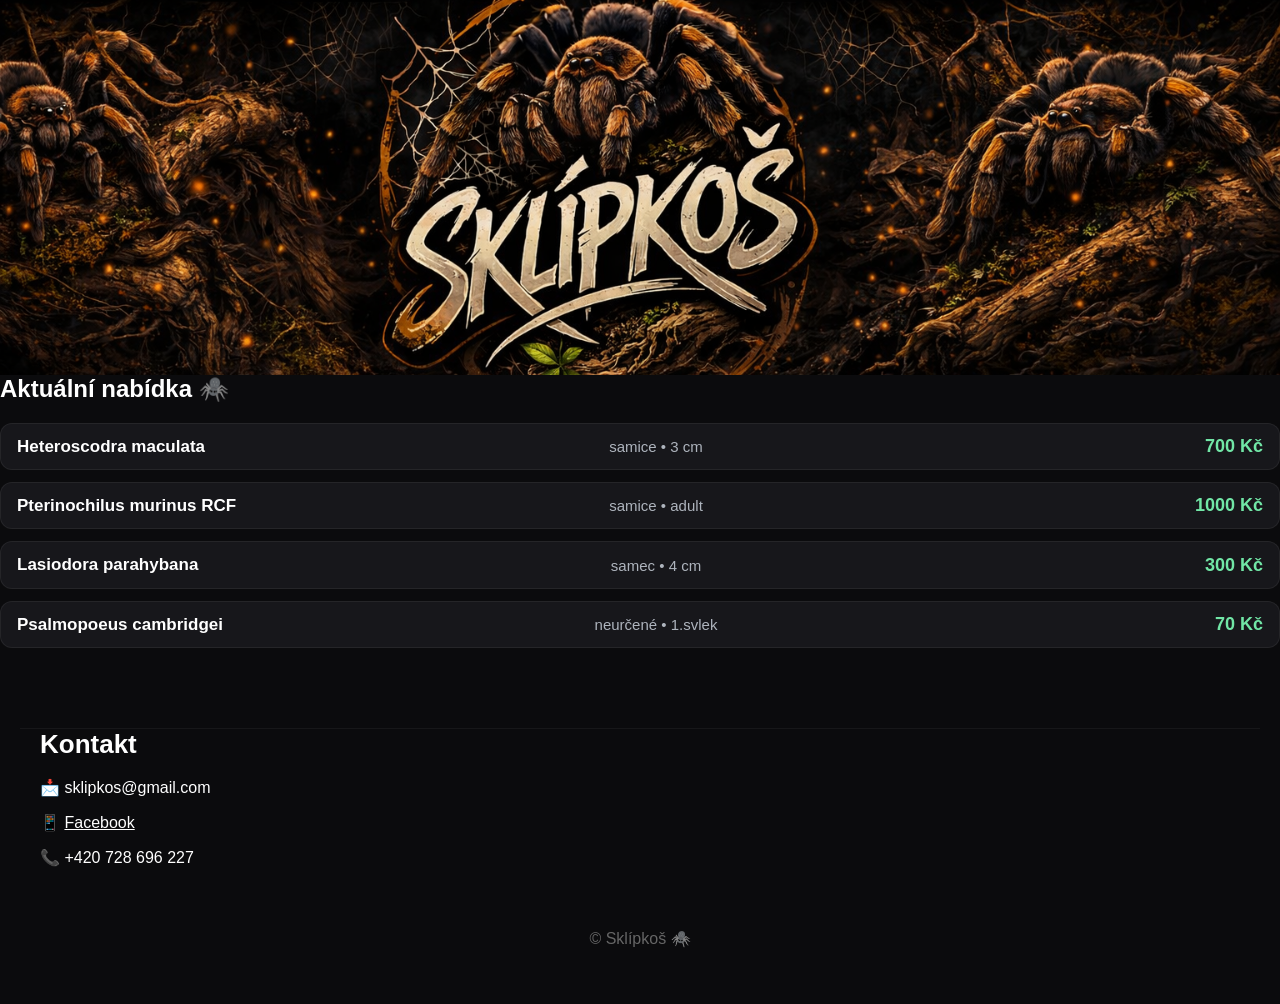
<file: index.html>
<!DOCTYPE html>
<html lang="cs">

<head>
<meta charset="UTF-8">
<title>Sklípkoš</title>
<link rel="stylesheet" href="style.css">
<link rel="icon" href="img/sklipkos-favicon.ico" type="image/x-icon">

<style>
/* Záhlaví přes celou šířku bez textu */
header {
  width: 100%;
  background: url('img/sklipkos-zahlavi.png') no-repeat center center;
  background-size: cover;       /* obrázek vyplní celou šířku */
  height: 375px;                /* výška záhlaví = 35% šířky obrazovky */
  max-height: 400px;            /* nepřekročí 400px na desktopu */
  min-height: 200px;            /* alespoň 200px na malých obrazovkách */
}

/* Pokud chceš, aby se celý obrázek vždy vešel, i když se okraje ořežou, můžeš zkusit místo cover: */
/*
background-size: contain;
background-repeat: no-repeat;
background-position: center;
*/
</style>

</head>

<body>

<header></header>

<section class="offer">
  <h2>Aktuální nabídka 🕷️</h2>
  <div id="spiderList"></div>
</section>



<section class="contact">
  <h2>Kontakt</h2>
  <p>📩 sklipkos@gmail.com</p>
  <p>📱 <a href="https://www.facebook.com/sustr.dominik/" target="_blank">Facebook</a></p>
  <p>📞 +420 728 696 227</p>
</section>

<footer>
  <p>© Sklípkoš 🕷️</p>
</footer>

<script>
container.innerHTML += `
<div class="spider">
  <img src="${spider.image}" class="thumb">
  <div>
    <a href="${spider.link}">${spider.name}</a>
    <div class="info">${spider.size}</div>
  </div>
  <div class="price">${spider.price}</div>
</div>
`
</script>
<script src="spiders.js"></script>

</body>
</html>
</file>
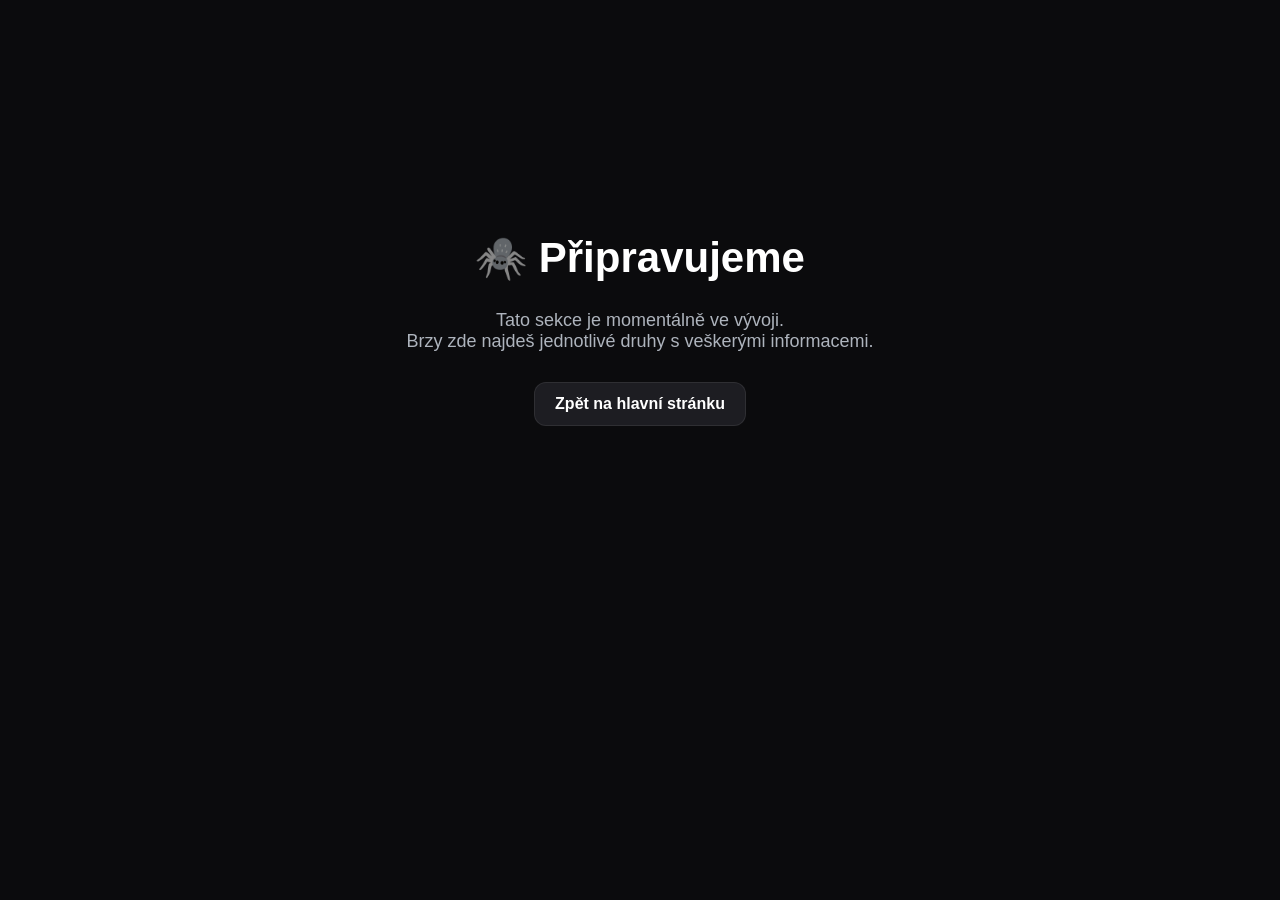
<file: coming-soon.html>
<!DOCTYPE html>
<html lang="cs">
<head>
<meta charset="UTF-8">
<title>Připravujeme</title>
<link rel="stylesheet" href="style.css">
<link rel="icon" href="img/sklipkos-favicon.ico" type="image/x-icon">

<style>
.comingSoon {
  min-height: 70vh;
  display: flex;
  flex-direction: column;
  justify-content: center;
  align-items: center;
  text-align: center;
}

.comingSoon h1 {
  font-size: 42px;
  margin-bottom: 10px;
}

.comingSoon p {
  font-size: 18px;
  color: #aeb4bd;
  margin-bottom: 30px;
}

.backBtn {
  display: inline-block;
  background: #1d1d22;
  border: 1px solid rgba(255,255,255,0.08);
  border-radius: 12px;
  padding: 12px 20px;
  text-decoration: none;
  color: #ffffff;
  font-weight: 600;
  transition: 0.2s;
}

.backBtn:hover {
  background: #25252b;
}
</style>

</head>
<body>

<div class="comingSoon">
  <h1>🕷️ Připravujeme</h1>
  <p>Tato sekce je momentálně ve vývoji.<br>Brzy zde najdeš jednotlivé druhy s veškerými informacemi.</p>

  <a href="index.html" class="backBtn">Zpět na hlavní stránku</a>
</div>

</body>
</html>
</file>
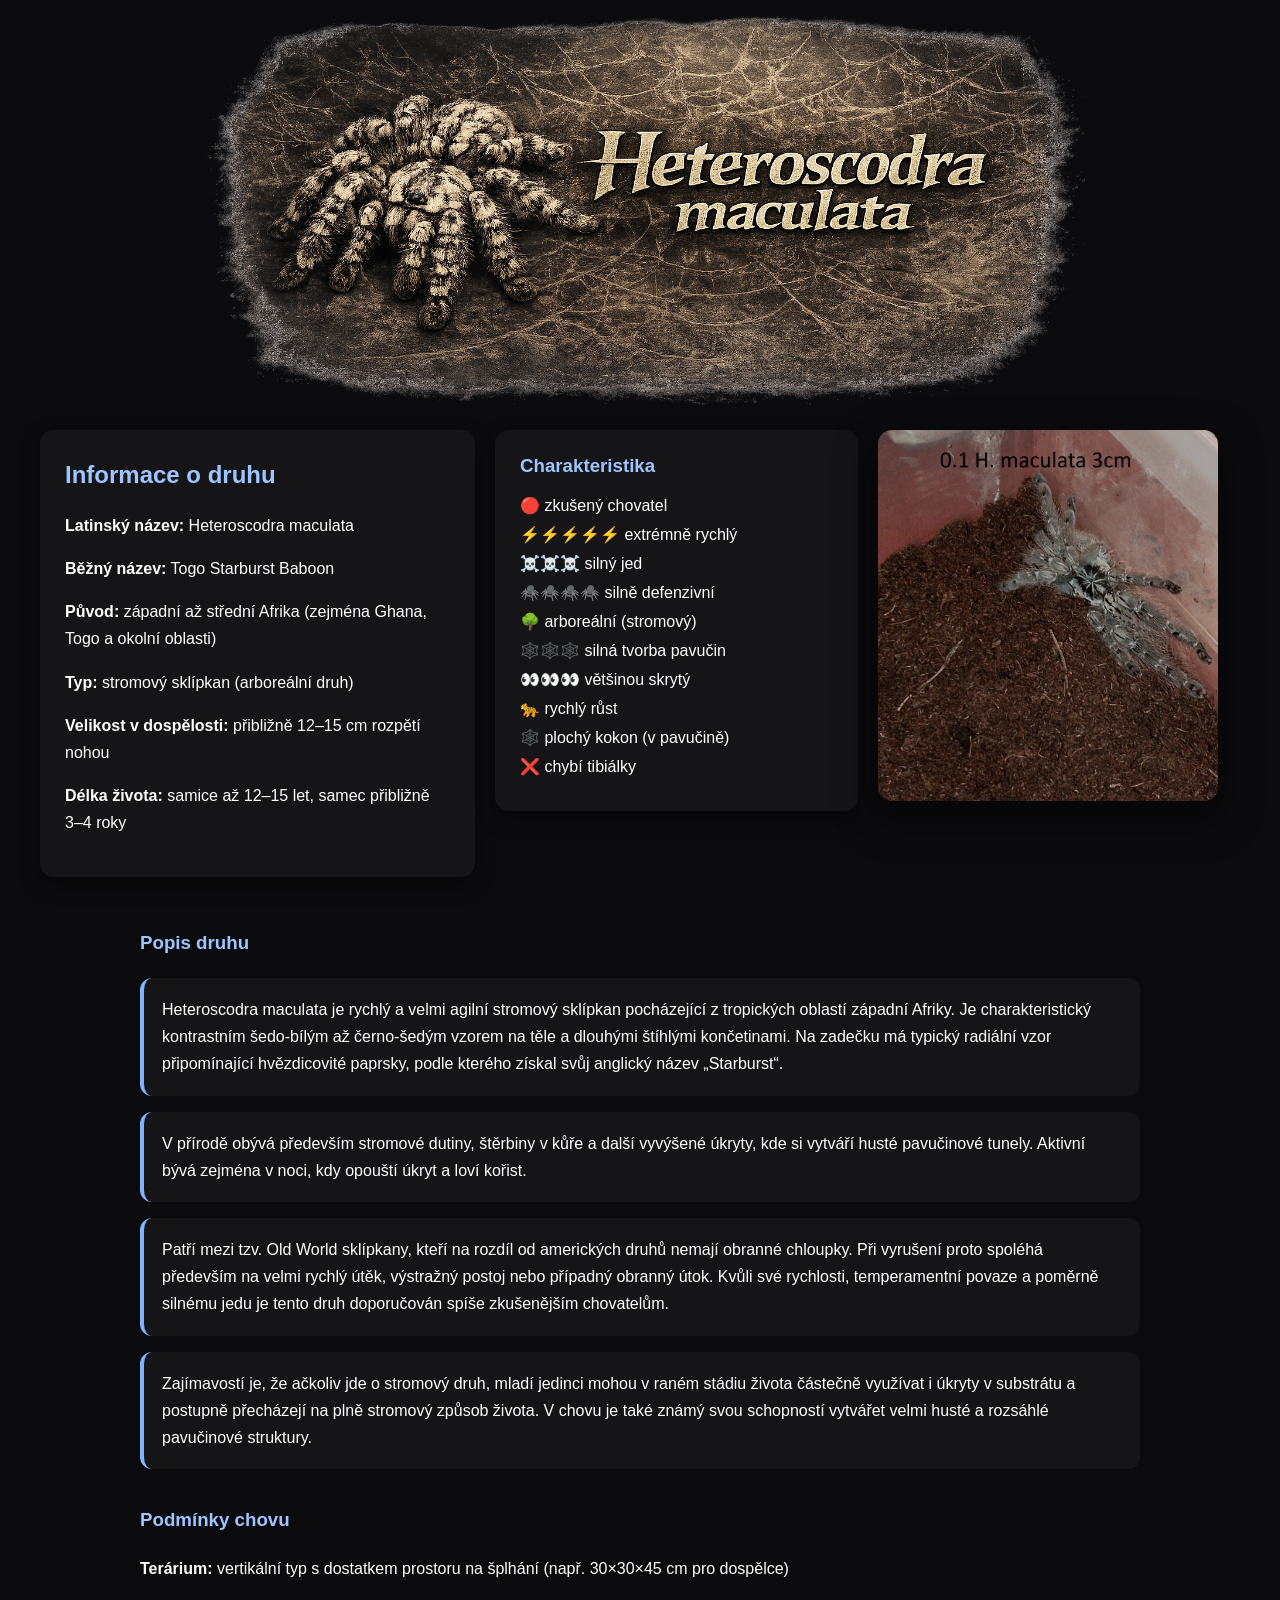
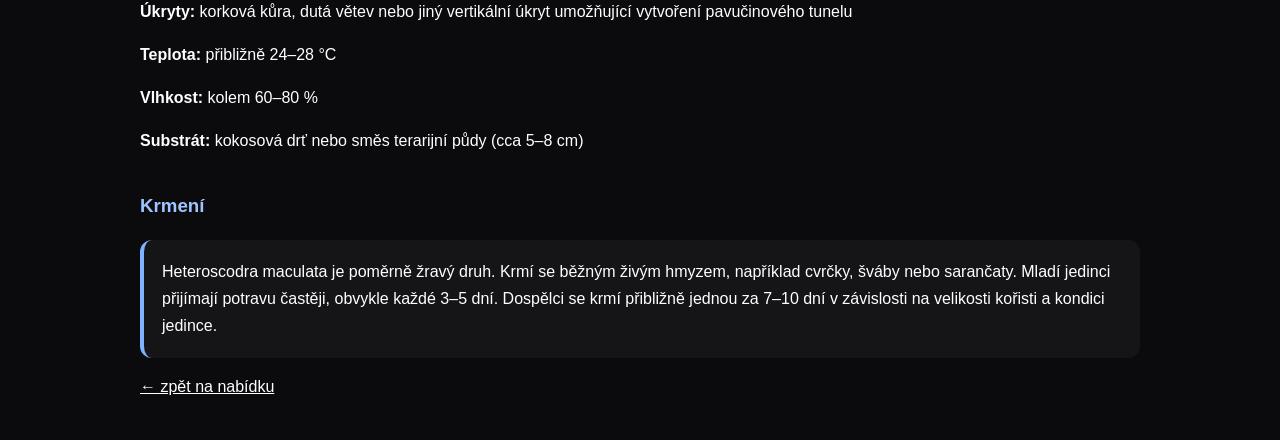
<file: species/heteroscodra-maculata.html>
<!DOCTYPE html>

<html lang="cs">

<head>

<meta charset="UTF-8">
<title>Heteroscodra maculata</title>

<link rel="stylesheet" href="../style.css">
<link rel="icon" href="../img/sklipkos-favicon.ico" type="image/x-icon">

</head>

<body>

<header>
  <h1 class="speciesHeader">
    <img src="../img/logos/h.maculata-logo4.png" alt="Heteroscodra maculata logo pravý">
  </h1>
</header>

<!-- HORNÍ 3 SLOUPCE -->

<section class="speciesDetailTop">

<!-- INFORMACE O DRUHU -->

<div class="speciesInfo">

<h2>Informace o druhu</h2>

<p><b>Latinský název:</b> Heteroscodra maculata</p>
<p><b>Běžný název:</b> Togo Starburst Baboon</p>
<p><b>Původ:</b> západní až střední Afrika (zejména Ghana, Togo a okolní oblasti)</p>
<p><b>Typ:</b> stromový sklípkan (arboreální druh)</p>
<p><b>Velikost v dospělosti:</b> přibližně 12–15 cm rozpětí nohou</p>
<p><b>Délka života:</b> samice až 12–15 let, samec přibližně 3–4 roky</p>

</div>

<!-- CHARAKTERISTIKA -->

<div class="characteristics">

<h3>Charakteristika</h3>

<div class="rating">
🔴 zkušený chovatel
<div class="tooltip">
<b>Náročnost</b><br>
🟢 začátečník<br>
🟡 středně pokročilý chovatel<br>
<span class="active">🔴 zkušený chovatel</span>
</div>
</div>

<div class="rating">
⚡⚡⚡⚡⚡ extrémně rychlý
<div class="tooltip">
<b>Rychlost</b><br>
⚡ pomalý<br>
⚡⚡ spíše pomalý<br>
⚡⚡⚡ středně rychlý<br>
⚡⚡⚡⚡ velmi rychlý<br>
<span class="active">⚡⚡⚡⚡⚡ extrémně rychlý</span>
</div>
</div>

<div class="rating">
☠️☠️☠️ silný jed
<div class="tooltip">
<b>Toxicita</b><br>
☠️ slabý jed<br>
☠️☠️ středně silný jed<br>
<span class="active">☠️☠️☠️ silný jed</span>
</div>
</div>

<div class="rating">
🕷️🕷️🕷️🕷️ silně defenzivní
<div class="tooltip">
<b>Temperament</b><br>
🕷️ klidný<br>
🕷️🕷️ spíše klidný<br>
🕷️🕷️🕷️ defenzivní<br>
<span class="active">🕷️🕷️🕷️🕷️ silně defenzivní</span>
</div>
</div>

<div class="rating">
🌳 arboreální (stromový)
<div class="tooltip">
<b>Typ života</b><br>
🌳 <span class="active">arboreální (stromový)</span><br>
🕳️ terestriální (pozemní)<br>
⛏️ fosoriální (hrabavý)
</div>
</div>

<div class="rating">
🕸️🕸️🕸️ silná tvorba pavučin
<div class="tooltip">
<b>Tvorba pavučin</b><br>
🕸️ slabá tvorba pavučin<br>
🕸️🕸️ střední tvorba pavučin<br>
<span class="active">🕸️🕸️🕸️ silná tvorba pavučin</span><br>
🕸️🕸️🕸️🕸️ velmi silná tvorba pavučin<br>
</div>
</div>

<div class="rating">
👀👀👀 většinou skrytý
<div class="tooltip">
<b>Viditelnost</b><br>
👀 často viditelný<br>
👀👀 občas viditelný<br>
<span class="active">👀👀👀 většinou skrytý</span>
</div>
</div>

<div class="rating">
🐆 rychlý růst
<div class="tooltip">
<b>Tempo růstu</b><br>
🐌 pomalý růst<br>
🐇 střední růst<br>
<span class="active">🐆 rychlý růst</span>
</div>
</div>

<div class="rating">
🕸️ plochý kokon (v pavučině)
<div class="tooltip">
<b>Typ kokonu</b><br>
⚪ kulovitý kokon<br>
<span class="active">🕸️ plochý kokon (v pavučině)</span>
</div>
</div>

<div class="rating">
❌ chybí tibiálky
<div class="tooltip">
<b>Tibiální háky (samec)</b><br>
✔️ přítomné tibiálky<br>
<span class="active">❌ chybí tibiálky</span>
</div>
</div>

</div>

<!-- OBRÁZEK s modálem -->
<img src="../img/spiders/heteroscodra-maculata.jpg" 
class="speciesPhoto" 
alt="Heteroscodra maculata"
onclick="openModal(this)">


</section>

<!-- SPODNÍ TEXT -->

<section class="speciesText">

<h3>Popis druhu</h3>

<p class="care">
Heteroscodra maculata je rychlý a velmi agilní stromový sklípkan pocházející z tropických oblastí západní Afriky. Je charakteristický kontrastním šedo-bílým až černo-šedým vzorem na těle a dlouhými štíhlými končetinami. Na zadečku má typický radiální vzor připomínající hvězdicovité paprsky, podle kterého získal svůj anglický název „Starburst“.
</p>

<p class="care">
V přírodě obývá především stromové dutiny, štěrbiny v kůře a další vyvýšené úkryty, kde si vytváří husté pavučinové tunely. Aktivní bývá zejména v noci, kdy opouští úkryt a loví kořist.
</p>

<p class="care">
Patří mezi tzv. Old World sklípkany, kteří na rozdíl od amerických druhů nemají obranné chloupky. Při vyrušení proto spoléhá především na velmi rychlý útěk, výstražný postoj nebo případný obranný útok. Kvůli své rychlosti, temperamentní povaze a poměrně silnému jedu je tento druh doporučován spíše zkušenějším chovatelům.
</p>

<p class="care">
Zajímavostí je, že ačkoliv jde o stromový druh, mladí jedinci mohou v raném stádiu života částečně využívat i úkryty v substrátu a postupně přecházejí na plně stromový způsob života. V chovu je také známý svou schopností vytvářet velmi husté a rozsáhlé pavučinové struktury.
</p>

<h3>Podmínky chovu</h3>

<p><b>Terárium:</b> vertikální typ s dostatkem prostoru na šplhání (např. 30×30×45 cm pro dospělce)</p>
<p><b>Úkryty:</b> korková kůra, dutá větev nebo jiný vertikální úkryt umožňující vytvoření pavučinového tunelu</p>
<p><b>Teplota:</b> přibližně 24–28 °C</p>
<p><b>Vlhkost:</b> kolem 60–80 %</p>
<p><b>Substrát:</b> kokosová drť nebo směs terarijní půdy (cca 5–8 cm)</p>

<h3>Krmení</h3>

<p class="care">
Heteroscodra maculata je poměrně žravý druh. Krmí se běžným živým hmyzem, například cvrčky, šváby nebo sarančaty.
Mladí jedinci přijímají potravu častěji, obvykle každé 3–5 dní. Dospělci se krmí přibližně jednou za 7–10 dní v závislosti na velikosti kořisti a kondici jedince.
</p>

<a href="../index.html">← zpět na nabídku</a>

</section>

<!-- MODAL -->
<div id="imgModal" class="modal">
  <span class="close" onclick="closeModal()">&times;</span>
  <img class="modal-content" id="modalImg">
  <div id="caption"></div>
</div>


<script>
// při načtení stránky zajistí, že modal je zavřený
window.onload = function() {
  var modal = document.getElementById("imgModal");
  modal.style.display = "none";
  modal.classList.remove('show');
};

function openModal(img) {
  var modal = document.getElementById("imgModal");
  var modalImg = document.getElementById("modalImg");

  modalImg.src = img.src;

  // zobraz modal
  modal.style.display = "flex";

  // malé zpoždění, aby se transition spustila
  setTimeout(() => {
    modal.classList.add('show');
  }, 10);
}

function closeModal() {
  var modal = document.getElementById("imgModal");

  // odstraníme třídu show → animace zpět
  modal.classList.remove('show');

  // po animaci skryjeme modal
  setTimeout(() => {
    modal.style.display = "none";
  }, 350); // odpovídá CSS transition
}

// zavření kliknutím mimo obrázek
var modal = document.getElementById("imgModal");
modal.addEventListener('click', function(e){
  if(e.target === modal) {
    closeModal();
  }
});

// zavření klávesou ESC
document.addEventListener('keydown', function(e){
  if(e.key === "Escape") {
    closeModal();
  }
});
</script>
</script>

</body>
</html>
</file>
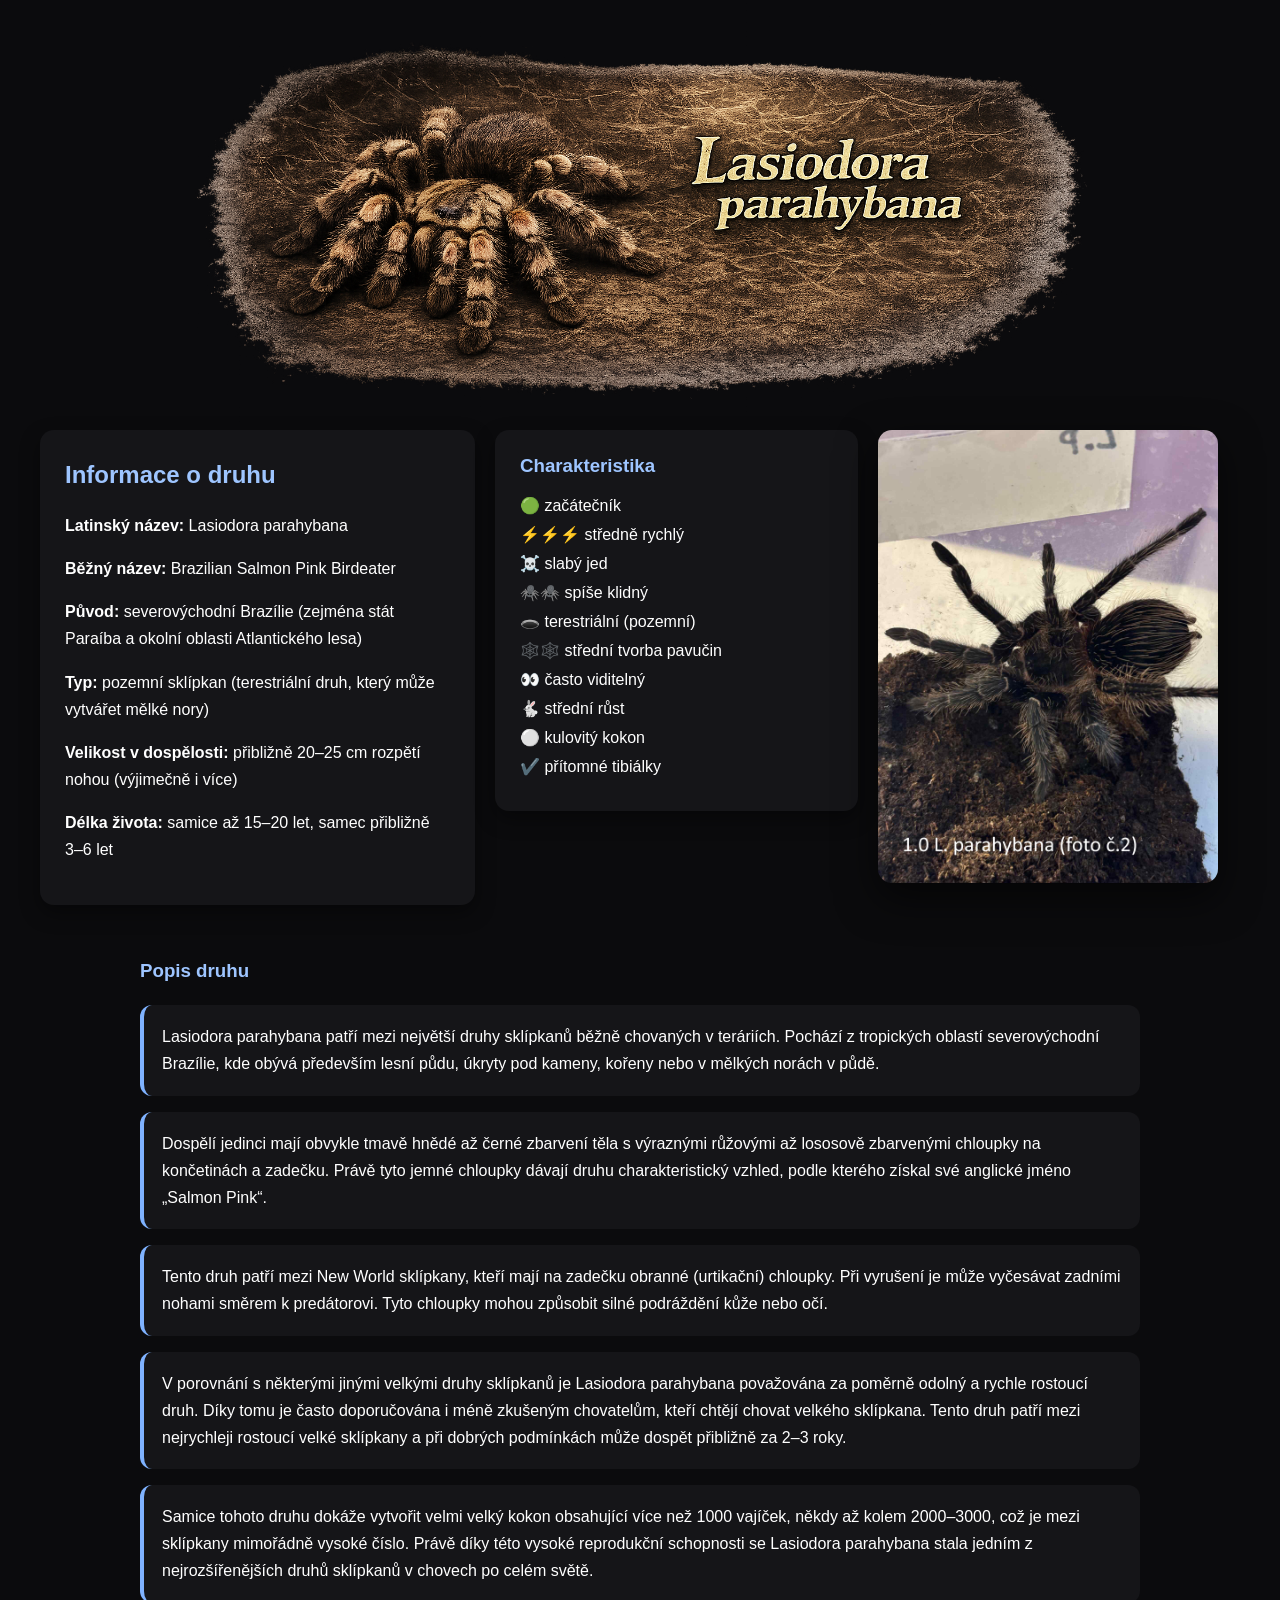
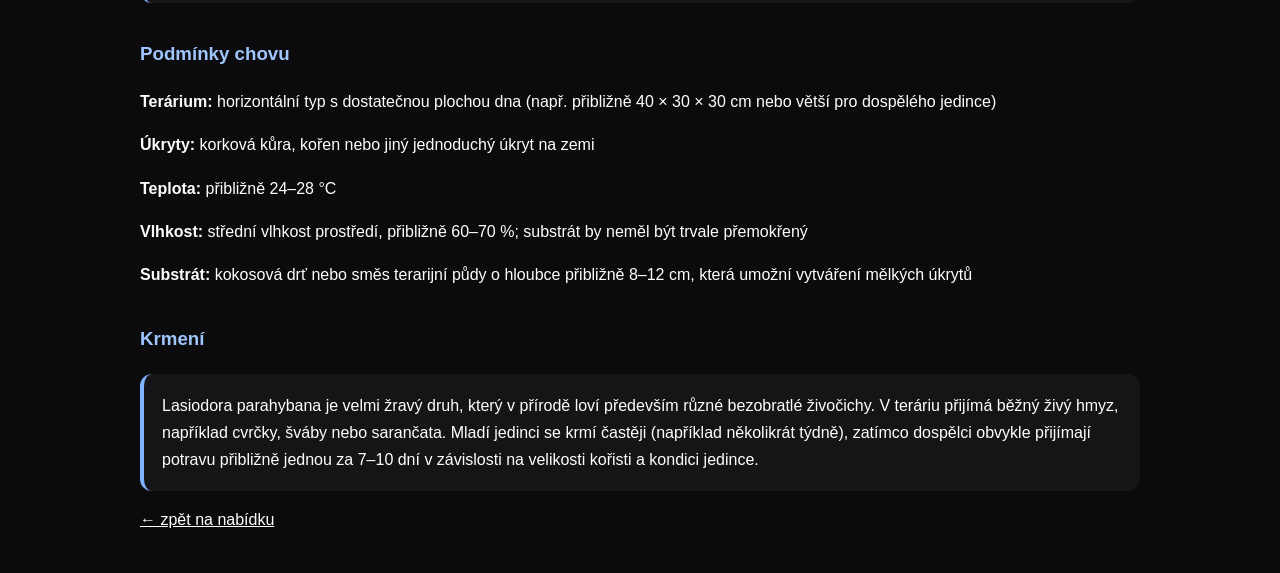
<file: species/lasiodora-parahybana.html>
<!DOCTYPE html>

<html lang="cs">

<head>

<meta charset="UTF-8">
<title>Lasiodora parahybana</title>

<link rel="stylesheet" href="../style.css">
<link rel="icon" href="../img/sklipkos-favicon.ico" type="image/x-icon">

</head>

<body>

<header>
  <h1 class="speciesHeader">
    <img src="../img/logos/l.parahybana-logo.png" alt="Heteroscodra maculata logo pravý">
  </h1>
</header>

<!-- HORNÍ 3 SLOUPCE -->

<section class="speciesDetailTop">

<!-- INFORMACE O DRUHU -->

<div class="speciesInfo">

<h2>Informace o druhu</h2>

<p><b>Latinský název:</b> Lasiodora parahybana</p>
<p><b>Běžný název:</b> Brazilian Salmon Pink Birdeater</p>
<p><b>Původ:</b> severovýchodní Brazílie (zejména stát Paraíba a okolní oblasti Atlantického lesa)</p>
<p><b>Typ:</b> pozemní sklípkan (terestriální druh, který může vytvářet mělké nory)</p>
<p><b>Velikost v dospělosti:</b> přibližně 20–25 cm rozpětí nohou (výjimečně i více)</p>
<p><b>Délka života:</b> samice až 15–20 let, samec přibližně 3–6 let</p>

</div>

<!-- CHARAKTERISTIKA -->

<div class="characteristics">

<h3>Charakteristika</h3>

<div class="rating">
🟢 začátečník
<div class="tooltip">
<b>Náročnost</b><br>
<span class="active">🟢 začátečník</span><br>
🟡 středně pokročilý chovatel<br>
🔴 zkušený chovatel
</div>
</div>

<div class="rating">
⚡⚡⚡ středně rychlý
<div class="tooltip">
<b>Rychlost</b><br>
⚡ pomalý<br>
⚡⚡ spíše pomalý<br>
<span class="active">⚡⚡⚡ středně rychlý</span><br>
⚡⚡⚡⚡ velmi rychlý<br>
⚡⚡⚡⚡⚡ extrémně rychlý
</div>
</div>

<div class="rating">
☠️ slabý jed
<div class="tooltip">
<b>Toxicita</b><br>
<span class="active">☠️ slabý jed</span><br>
☠️☠️ středně silný jed<br>
☠️☠️☠️ silný jed
</div>
</div>

<div class="rating">
🕷️🕷️ spíše klidný
<div class="tooltip">
<b>Temperament</b><br>
🕷️ klidný<br>
<span class="active">🕷️🕷️ spíše klidný</span><br>
🕷️🕷️🕷️ defenzivní<br>
🕷️🕷️🕷️🕷️ velmi obranný
</div>
</div>

<div class="rating">
🕳️ terestriální (pozemní)
<div class="tooltip">
<b>Typ života</b><br>
🌳 arboreální (stromový)<br>
<span class="active">🕳️ terestriální (pozemní)</span><br>
⛏️ fosoriální (hrabavý)
</div>
</div>

<div class="rating">
🕸️🕸️ střední tvorba pavučin
<div class="tooltip">
<b>Tvorba pavučin</b><br>
🕸️ slabá tvorba pavučin<br>
<span class="active">🕸️🕸️ střední tvorba pavučin</span><br>
🕸️🕸️🕸️ silná tvorba pavučin<br>
🕸️🕸️🕸️🕸️ velmi silná tvorba pavučin<br>
</div>
</div>

<div class="rating">
👀 často viditelný
<div class="tooltip">
<b>Viditelnost</b><br>
<span class="active">👀 často viditelný</span><br>
👀👀 občas viditelný<br>
👀👀👀 většinou skrytý
</div>
</div>

<div class="rating">
🐇 střední růst
<div class="tooltip">
<b>Tempo růstu</b><br>
🐌 pomalý růst<br>
<span class="active">🐇 střední růst<br></span>
🐆 rychlý růst<br>
</div>
</div>

<div class="rating">
⚪ kulovitý kokon
<div class="tooltip">
<b>Typ kokonu</b><br>
<span class="active">⚪ kulovitý kokon</span><br>
🕸️ plochý kokon (v pavučině)
</div>
</div>

<div class="rating">
✔️ přítomné tibiálky
<div class="tooltip">
<b>Tibiální háky (samec)</b><br>
<span class="active">✔️ přítomné tibiálky</span><br>
❌ chybí tibiálky
</div>
</div>

</div>

<!-- OBRÁZEK s modálem -->
<img src="../img/spiders/lasiodora-parahybana.jpg" 
class="speciesPhoto" 
alt="Heteroscodra maculata"
onclick="openModal(this)">


</section>

<!-- SPODNÍ TEXT -->

<section class="speciesText">

<h3>Popis druhu</h3>

<p class="care">
Lasiodora parahybana patří mezi největší druhy sklípkanů běžně chovaných v teráriích. Pochází z tropických oblastí severovýchodní Brazílie, kde obývá především lesní půdu, úkryty pod kameny, kořeny nebo v mělkých norách v půdě.
</p>

<p class="care">
Dospělí jedinci mají obvykle tmavě hnědé až černé zbarvení těla s výraznými růžovými až lososově zbarvenými chloupky na končetinách a zadečku. Právě tyto jemné chloupky dávají druhu charakteristický vzhled, podle kterého získal své anglické jméno „Salmon Pink“.
</p>

<p class="care">
Tento druh patří mezi New World sklípkany, kteří mají na zadečku obranné (urtikační) chloupky. Při vyrušení je může vyčesávat zadními nohami směrem k predátorovi. Tyto chloupky mohou způsobit silné podráždění kůže nebo očí.
</p>

<p class="care">
V porovnání s některými jinými velkými druhy sklípkanů je Lasiodora parahybana považována za poměrně odolný a rychle rostoucí druh. Díky tomu je často doporučována i méně zkušeným chovatelům, kteří chtějí chovat velkého sklípkana.
Tento druh patří mezi nejrychleji rostoucí velké sklípkany a při dobrých podmínkách může dospět přibližně za 2–3 roky.
</p>

<p class="care">
Samice tohoto druhu dokáže vytvořit velmi velký kokon obsahující více než 1000 vajíček, někdy až kolem 2000–3000, což je mezi sklípkany mimořádně vysoké číslo. Právě díky této vysoké reprodukční schopnosti se Lasiodora parahybana stala jedním z nejrozšířenějších druhů sklípkanů v chovech po celém světě.
</p>


<h3>Podmínky chovu</h3>

<p><b>Terárium:</b> horizontální typ s dostatečnou plochou dna (např. přibližně 40 × 30 × 30 cm nebo větší pro dospělého jedince)</p>
<p><b>Úkryty:</b> korková kůra, kořen nebo jiný jednoduchý úkryt na zemi</p>
<p><b>Teplota:</b> přibližně 24–28 °C</p>
<p><b>Vlhkost:</b> střední vlhkost prostředí, přibližně 60–70 %; substrát by neměl být trvale přemokřený</p>
<p><b>Substrát:</b> kokosová drť nebo směs terarijní půdy o hloubce přibližně 8–12 cm, která umožní vytváření mělkých úkrytů</p>

<h3>Krmení</h3>

<p class="care">
Lasiodora parahybana je velmi žravý druh, který v přírodě loví především různé bezobratlé živočichy. V teráriu přijímá běžný živý hmyz, například cvrčky, šváby nebo sarančata.
Mladí jedinci se krmí častěji (například několikrát týdně), zatímco dospělci obvykle přijímají potravu přibližně jednou za 7–10 dní v závislosti na velikosti kořisti a kondici jedince.
</p>

<a href="../index.html">← zpět na nabídku</a>

</section>

<!-- MODAL -->
<div id="imgModal" class="modal">
  <span class="close" onclick="closeModal()">&times;</span>
  <img class="modal-content" id="modalImg">
  <div id="caption"></div>
</div>


<script>
// při načtení stránky zajistí, že modal je zavřený
window.onload = function() {
  var modal = document.getElementById("imgModal");
  modal.style.display = "none";
  modal.classList.remove('show');
};

function openModal(img) {
  var modal = document.getElementById("imgModal");
  var modalImg = document.getElementById("modalImg");

  modalImg.src = img.src;

  // zobraz modal
  modal.style.display = "flex";

  // malé zpoždění, aby se transition spustila
  setTimeout(() => {
    modal.classList.add('show');
  }, 10);
}

function closeModal() {
  var modal = document.getElementById("imgModal");

  // odstraníme třídu show → animace zpět
  modal.classList.remove('show');

  // po animaci skryjeme modal
  setTimeout(() => {
    modal.style.display = "none";
  }, 350); // odpovídá CSS transition
}

// zavření kliknutím mimo obrázek
var modal = document.getElementById("imgModal");
modal.addEventListener('click', function(e){
  if(e.target === modal) {
    closeModal();
  }
});

// zavření klávesou ESC
document.addEventListener('keydown', function(e){
  if(e.key === "Escape") {
    closeModal();
  }
});
</script>
</script>

</body>
</html>
</file>
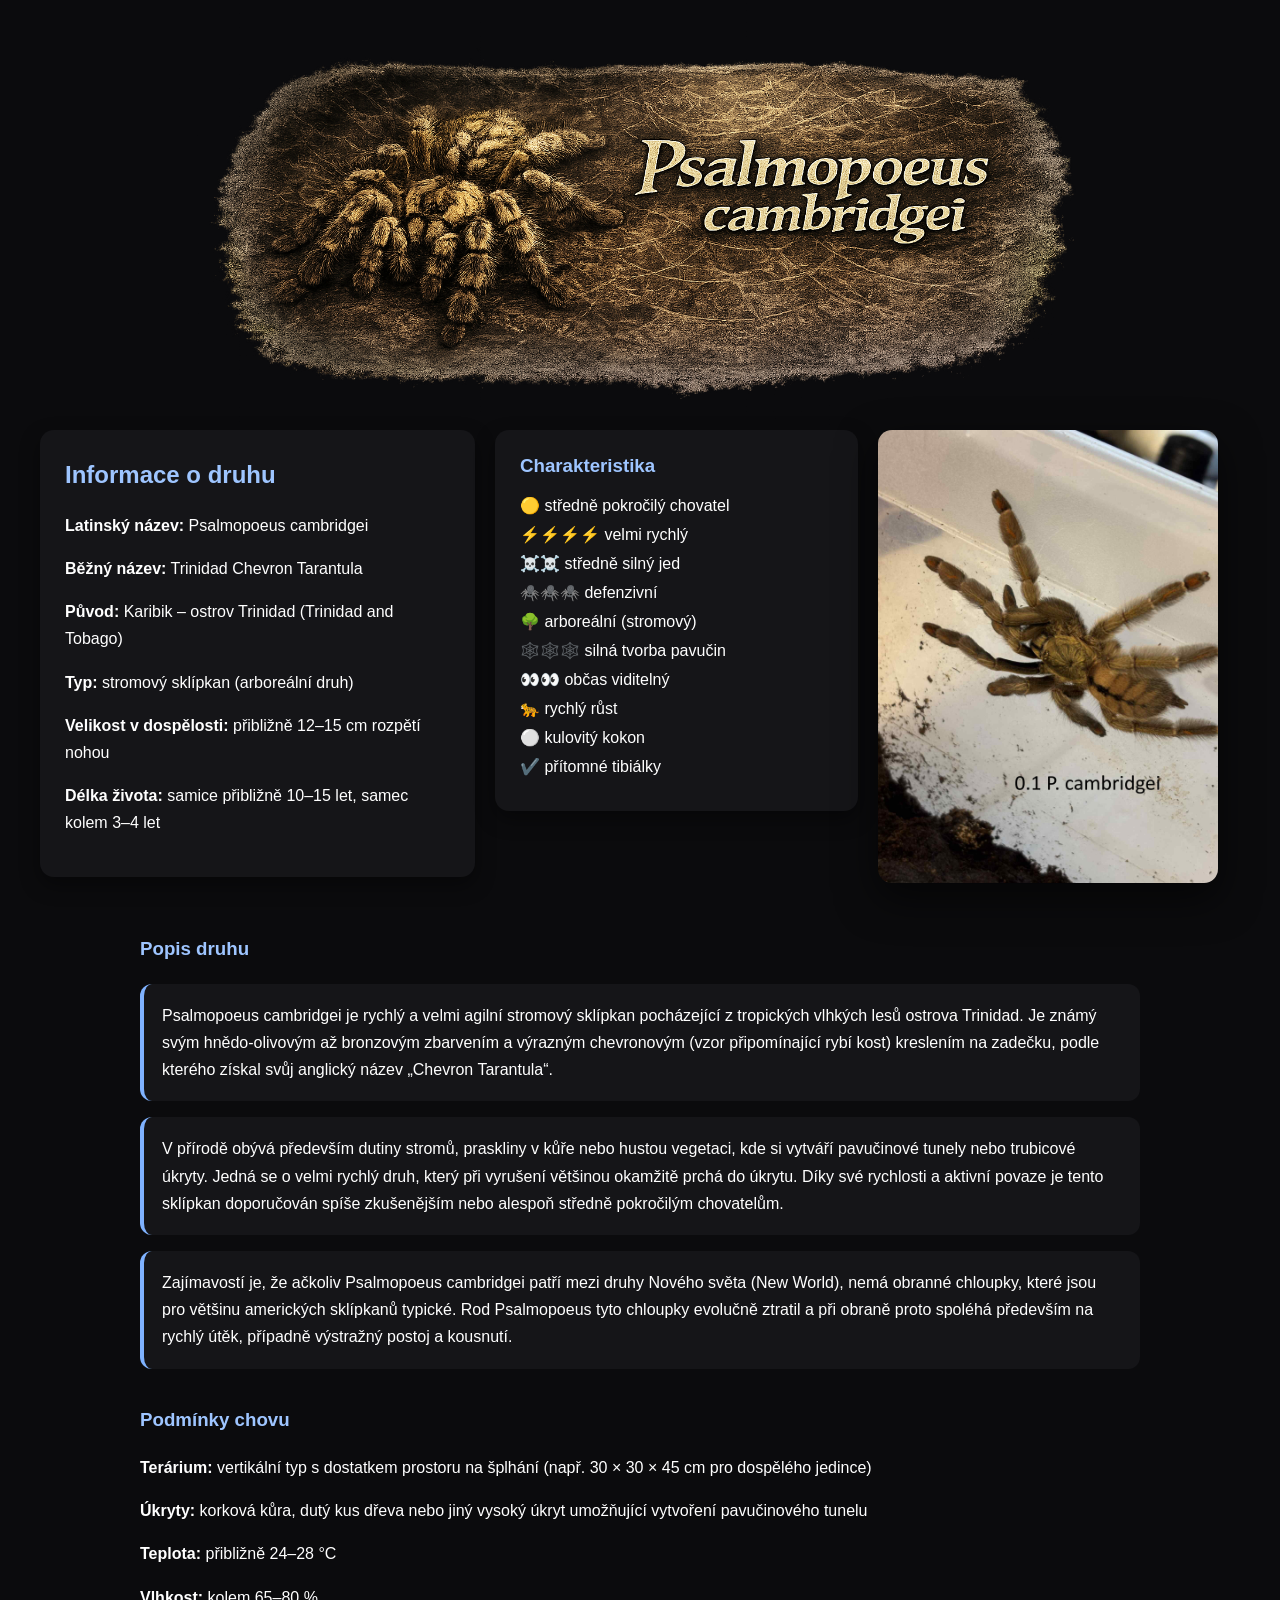
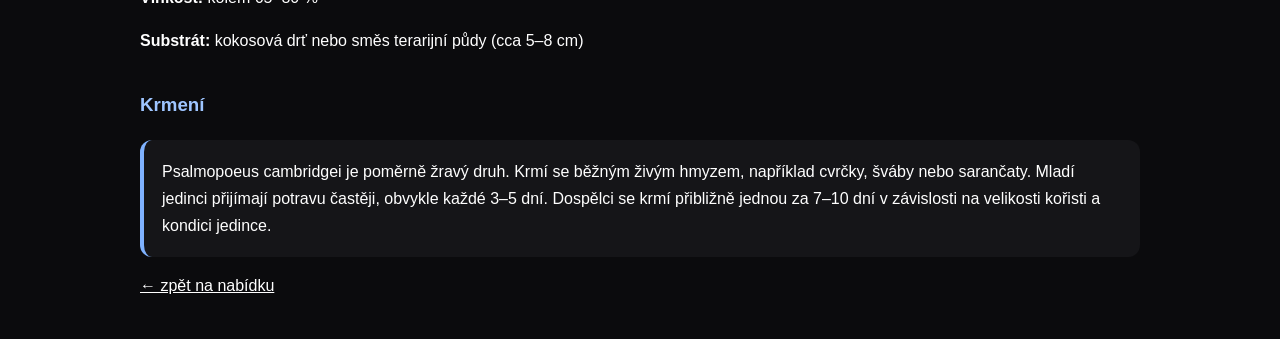
<file: species/psalmopoeus-cambridgei.html>
<!DOCTYPE html>

<html lang="cs">

<head>

<meta charset="UTF-8">
<title>Psalmopoeus cambridgei</title>

<link rel="stylesheet" href="../style.css">
<link rel="icon" href="../img/sklipkos-favicon.ico" type="image/x-icon">

</head>

<body>

<header>
  <h1 class="speciesHeader">
    <img src="../img/logos/p.cambridgei-logo.png" alt="Heteroscodra maculata logo pravý">
  </h1>
</header>

<!-- HORNÍ 3 SLOUPCE -->

<section class="speciesDetailTop">

<!-- INFORMACE O DRUHU -->

<div class="speciesInfo">

<h2>Informace o druhu</h2>

<p><b>Latinský název:</b> Psalmopoeus cambridgei</p>
<p><b>Běžný název:</b> Trinidad Chevron Tarantula</p>
<p><b>Původ:</b> Karibik – ostrov Trinidad (Trinidad and Tobago)</p>
<p><b>Typ:</b> stromový sklípkan (arboreální druh)</p>
<p><b>Velikost v dospělosti:</b> přibližně 12–15 cm rozpětí nohou</p>
<p><b>Délka života:</b> samice přibližně 10–15 let, samec kolem 3–4 let</p>

</div>

<!-- CHARAKTERISTIKA -->

<div class="characteristics">

<h3>Charakteristika</h3>

<div class="rating">
🟡 středně pokročilý chovatel
<div class="tooltip">
<b>Náročnost</b><br>
🟢 začátečník<br>
<span class="active">🟡 středně pokročilý chovatel</span><br>
🔴 zkušený chovatel
</div>
</div>

<div class="rating">
⚡⚡⚡⚡ velmi rychlý
<div class="tooltip">
<b>Rychlost</b><br>
⚡ pomalý<br>
⚡⚡ spíše pomalý<br>
⚡⚡⚡ středně rychlý<br>
<span class="active">⚡⚡⚡⚡ velmi rychlý</span><br>
⚡⚡⚡⚡⚡ extrémně rychlý
</div>
</div>

<div class="rating">
☠️☠️ středně silný jed
<div class="tooltip">
<b>Toxicita</b><br>
☠️ slabý jed<br>
<span class="active">☠️☠️ středně silný jed</span><br>
☠️☠️☠️ silný jed
</div>
</div>

<div class="rating">
🕷️🕷️🕷️ defenzivní
<div class="tooltip">
<b>Temperament</b><br>
🕷️ klidný<br>
🕷️🕷️ spíše klidný<br>
<span class="active">🕷️🕷️🕷️ defenzivní</span><br>
🕷️🕷️🕷️🕷️ velmi obranný
</div>
</div>

<div class="rating">
🌳 arboreální (stromový)
<div class="tooltip">
<b>Typ života</b><br>
<span class="active">🌳 arboreální (stromový)</span><br>
🕳️ terestriální (pozemní)<br>
⛏️ fosoriální (hrabavý)
</div>
</div>

<div class="rating">
🕸️🕸️🕸️ silná tvorba pavučin
<div class="tooltip">
<b>Tvorba pavučin</b><br>
🕸️ slabá tvorba pavučin<br>
🕸️🕸️ střední tvorba pavučin<br>
<span class="active">🕸️🕸️🕸️ silná tvorba pavučin</span><br>
🕸️🕸️🕸️🕸️ velmi silná tvorba pavučin<br>
</div>
</div>

<div class="rating">
👀👀 občas viditelný
<div class="tooltip">
<b>Viditelnost</b><br>
👀 často viditelný<br>
<span class="active">👀👀 občas viditelný</span><br>
👀👀👀 většinou skrytý
</div>
</div>

<div class="rating">
🐆 rychlý růst
<div class="tooltip">
<b>Tempo růstu</b><br>
🐌 pomalý růst<br>
🐇 střední růst<br>
<span class="active">🐆 rychlý růst</span>
</div>
</div>

<div class="rating">
⚪ kulovitý kokon
<div class="tooltip">
<b>Typ kokonu</b><br>
<span class="active">⚪ kulovitý kokon</span><br>
🕸️ plochý kokon (v pavučině)<br>
</div>
</div>

<div class="rating">
✔️ přítomné tibiálky
<div class="tooltip">
<b>Tibiální háky (samec)</b><br>
<span class="active">✔️ přítomné tibiálky</span><br>
❌ chybí tibiálky
</div>
</div>

</div>

<!-- OBRÁZEK s modálem -->
<img src="../img/spiders/psalmopoeus-cambridgei.jpg" 
class="speciesPhoto" 
alt="Heteroscodra maculata"
onclick="openModal(this)">


</section>

<!-- SPODNÍ TEXT -->

<section class="speciesText">

<h3>Popis druhu</h3>

<p class="care">
Psalmopoeus cambridgei je rychlý a velmi agilní stromový sklípkan pocházející z tropických vlhkých lesů ostrova Trinidad. Je známý svým hnědo-olivovým až bronzovým zbarvením a výrazným chevronovým (vzor připomínající rybí kost) kreslením na zadečku, podle kterého získal svůj anglický název „Chevron Tarantula“.
</p>

<p class="care">
V přírodě obývá především dutiny stromů, praskliny v kůře nebo hustou vegetaci, kde si vytváří pavučinové tunely nebo trubicové úkryty. Jedná se o velmi rychlý druh, který při vyrušení většinou okamžitě prchá do úkrytu. Díky své rychlosti a aktivní povaze je tento sklípkan doporučován spíše zkušenějším nebo alespoň středně pokročilým chovatelům.
</p>

<p class="care">
Zajímavostí je, že ačkoliv Psalmopoeus cambridgei patří mezi druhy Nového světa (New World), nemá obranné chloupky, které jsou pro většinu amerických sklípkanů typické. Rod Psalmopoeus tyto chloupky evolučně ztratil a při obraně proto spoléhá především na rychlý útěk, případně výstražný postoj a kousnutí.
</p>

<h3>Podmínky chovu</h3>

<p><b>Terárium:</b> vertikální typ s dostatkem prostoru na šplhání (např. 30 × 30 × 45 cm pro dospělého jedince)</p>
<p><b>Úkryty:</b> korková kůra, dutý kus dřeva nebo jiný vysoký úkryt umožňující vytvoření pavučinového tunelu</p>
<p><b>Teplota:</b> přibližně 24–28 °C</p>
<p><b>Vlhkost:</b> kolem 65–80 %</p>
<p><b>Substrát:</b> kokosová drť nebo směs terarijní půdy (cca 5–8 cm)</p>

<h3>Krmení</h3>

<p class="care">
Psalmopoeus cambridgei je poměrně žravý druh. Krmí se běžným živým hmyzem, například cvrčky, šváby nebo sarančaty.
Mladí jedinci přijímají potravu častěji, obvykle každé 3–5 dní. Dospělci se krmí přibližně jednou za 7–10 dní v závislosti na velikosti kořisti a kondici jedince.
</p>

<a href="../index.html">← zpět na nabídku</a>

</section>

<!-- MODAL -->
<div id="imgModal" class="modal">
  <span class="close" onclick="closeModal()">&times;</span>
  <img class="modal-content" id="modalImg">
  <div id="caption"></div>
</div>


<script>
// při načtení stránky zajistí, že modal je zavřený
window.onload = function() {
  var modal = document.getElementById("imgModal");
  modal.style.display = "none";
  modal.classList.remove('show');
};

function openModal(img) {
  var modal = document.getElementById("imgModal");
  var modalImg = document.getElementById("modalImg");

  modalImg.src = img.src;

  // zobraz modal
  modal.style.display = "flex";

  // malé zpoždění, aby se transition spustila
  setTimeout(() => {
    modal.classList.add('show');
  }, 10);
}

function closeModal() {
  var modal = document.getElementById("imgModal");

  // odstraníme třídu show → animace zpět
  modal.classList.remove('show');

  // po animaci skryjeme modal
  setTimeout(() => {
    modal.style.display = "none";
  }, 350); // odpovídá CSS transition
}

// zavření kliknutím mimo obrázek
var modal = document.getElementById("imgModal");
modal.addEventListener('click', function(e){
  if(e.target === modal) {
    closeModal();
  }
});

// zavření klávesou ESC
document.addEventListener('keydown', function(e){
  if(e.key === "Escape") {
    closeModal();
  }
});
</script>
</script>

</body>
</html>
</file>
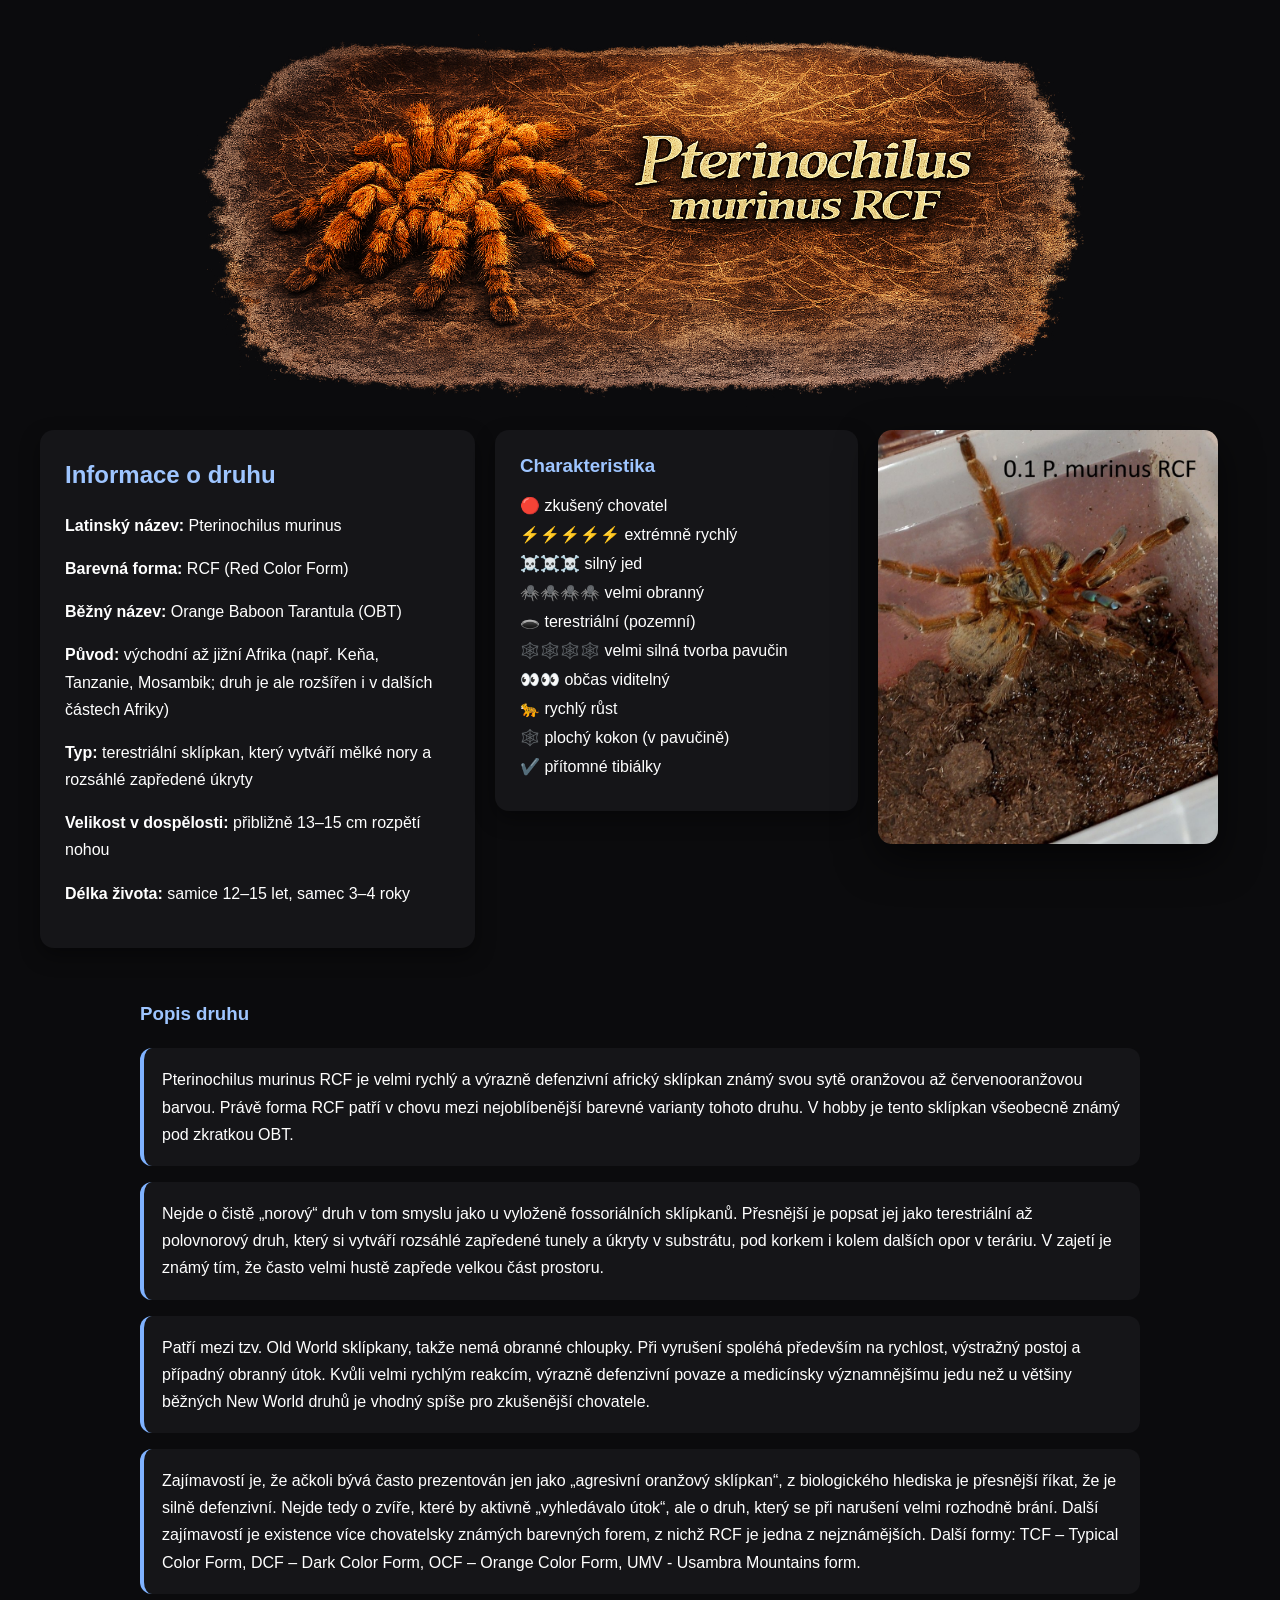
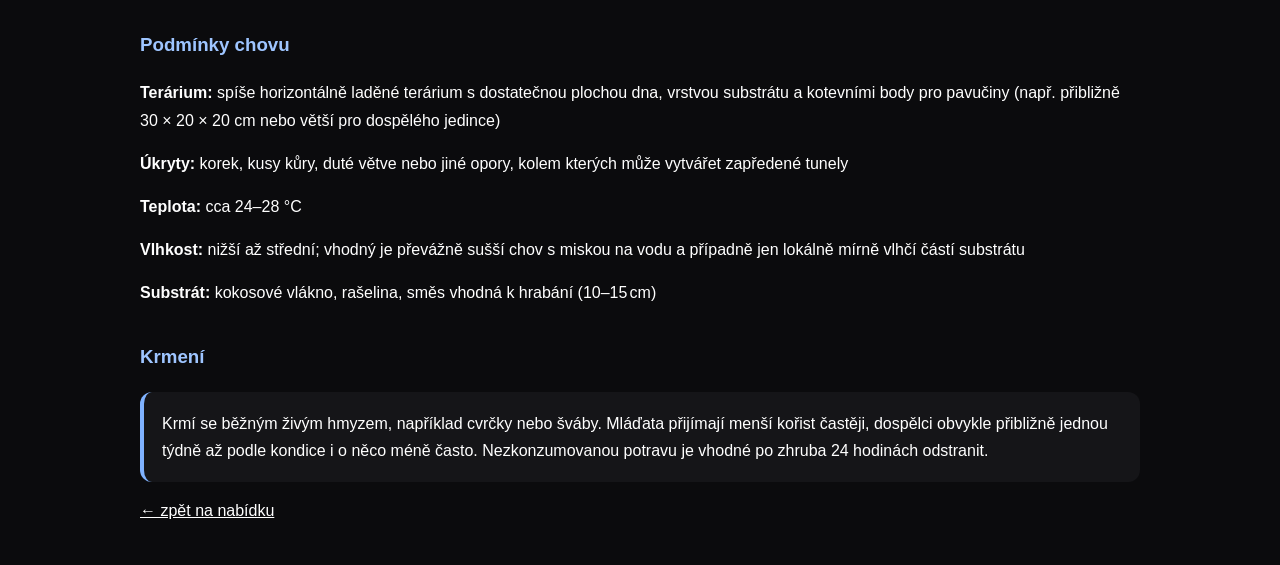
<file: species/pterinochilus-murinus-rcf.html>
<!DOCTYPE html>

<html lang="cs">

<head>

<meta charset="UTF-8">
<title>Pterinochilus murinus RCF</title>

<link rel="stylesheet" href="../style.css">
<link rel="icon" href="../img/sklipkos-favicon.ico" type="image/x-icon">

</head>

<body>

<header>
  <h1 class="speciesHeader">
    <img src="../img/logos/p.murinus.rcf-logo.png" alt="Heteroscodra maculata logo levý">
  </h1>
</header>

<!-- HORNÍ 3 SLOUPCE -->

<section class="speciesDetailTop">

<!-- INFORMACE O DRUHU -->

<div class="speciesInfo">

<h2>Informace o druhu</h2>

<p><b>Latinský název:</b> Pterinochilus murinus</p>
<p><b>Barevná forma:</b> RCF (Red Color Form)</p>
<p><b>Běžný název:</b> Orange Baboon Tarantula (OBT)</p>
<p><b>Původ:</b> východní až jižní Afrika (např. Keňa, Tanzanie, Mosambik; druh je ale rozšířen i v dalších částech Afriky)</p>
<p><b>Typ:</b> terestriální sklípkan, který vytváří mělké nory a rozsáhlé zapředené úkryty</p>
<p><b>Velikost v dospělosti:</b> přibližně 13–15 cm rozpětí nohou</p>
<p><b>Délka života:</b> samice 12–15 let, samec 3–4 roky</p>

</div>

<!-- CHARAKTERISTIKA -->

<div class="characteristics">

<h3>Charakteristika</h3>

<div class="rating">
🔴 zkušený chovatel
<div class="tooltip">
<b>Náročnost</b><br>
🟢 začátečník<br>
🟡 středně pokročilý chovatel<br>
<span class="active">🔴 zkušený chovatel</span>
</div>
</div>

<div class="rating">
⚡⚡⚡⚡⚡ extrémně rychlý
<div class="tooltip">
<b>Rychlost</b><br>
⚡ pomalý<br>
⚡⚡ spíše pomalý<br>
⚡⚡⚡ středně rychlý<br>
⚡⚡⚡⚡ velmi rychlý<br>
<span class="active">⚡⚡⚡⚡⚡ extrémně rychlý</span>
</div>
</div>

<div class="rating">
☠️☠️☠️ silný jed
<div class="tooltip">
<b>Toxicita</b><br>
☠️ slabý jed<br>
☠️☠️ středně silný jed<br>
<span class="active">☠️☠️☠️ silný jed</span>
</div>
</div>

<div class="rating">
🕷️🕷️🕷️🕷️ velmi obranný
<div class="tooltip">
<b>Temperament</b><br>
🕷️ klidný<br>
🕷️🕷️ spíše klidný<br>
🕷️🕷️🕷️ defenzivní<br>
<span class="active">🕷️🕷️🕷️🕷️ velmi obranný</span>
</div>
</div>

<div class="rating">
🕳️ terestriální (pozemní)
<div class="tooltip">
<b>Typ života</b><br>
🌳 arboreální (stromový)<br>
<span class="active">🕳️ terestriální (pozemní)</span><br>
⛏️ fosoriální (hrabavý)
</div>
</div>

<div class="rating">
🕸️🕸️🕸️🕸️ velmi silná tvorba pavučin
<div class="tooltip">
<b>Tvorba pavučin</b><br>
🕸️ slabá tvorba pavučin<br>
🕸️🕸️ střední tvorba pavučin<br>
🕸️🕸️🕸️ silná tvorba pavučin<br>
<span class="active">🕸️🕸️🕸️🕸️ velmi silná tvorba pavučin</span>
</div>
</div>

<div class="rating">
👀👀 občas viditelný
<div class="tooltip">
<b>Viditelnost</b><br>
👀 často viditelný<br>
<span class="active">👀👀 občas viditelný</span><br>
👀👀👀 většinou skrytý
</div>
</div>

<div class="rating">
🐆 rychlý růst
<div class="tooltip">
<b>Tempo růstu</b><br>
🐌 pomalý růst<br>
🐇 střední růst<br>
<span class="active">🐆 rychlý růst</span>
</div>
</div>

<div class="rating">
🕸️ plochý kokon (v pavučině)
<div class="tooltip">
<b>Typ kokonu</b><br>
⚪ kulovitý kokon<br>
<span class="active">🕸️ plochý kokon (v pavučině)</span>
</div>
</div>

<div class="rating">
✔️ přítomné tibiálky
<div class="tooltip">
<b>Tibiální háky (samec)</b><br>
<span class="active">✔️ přítomné tibiálky</span><br>
❌ chybí tibiálky
</div>
</div>

</div>

<!-- OBRÁZEK s modálem -->
<img src="../img/spiders/pterinochilus-murinus-rcf.jpg" 
class="speciesPhoto" 
alt="Pterinochilus murinus RCF"
onclick="openModal(this)">


</section>

<!-- SPODNÍ TEXT -->

<section class="speciesText">

<h3>Popis druhu</h3>

<p class="care">
Pterinochilus murinus RCF je velmi rychlý a výrazně defenzivní africký sklípkan známý svou sytě oranžovou až červenooranžovou barvou. Právě forma RCF patří v chovu mezi nejoblíbenější barevné varianty tohoto druhu. V hobby je tento sklípkan všeobecně známý pod zkratkou OBT.
</p>

<p class="care">
Nejde o čistě „norový“ druh v tom smyslu jako u vyloženě fossoriálních sklípkanů. Přesnější je popsat jej jako terestriální až polovnorový druh, který si vytváří rozsáhlé zapředené tunely a úkryty v substrátu, pod korkem i kolem dalších opor v teráriu. V zajetí je známý tím, že často velmi hustě zapřede velkou část prostoru.
</p>

<p class="care">
Patří mezi tzv. Old World sklípkany, takže nemá obranné chloupky. Při vyrušení spoléhá především na rychlost, výstražný postoj a případný obranný útok. Kvůli velmi rychlým reakcím, výrazně defenzivní povaze a medicínsky významnějšímu jedu než u většiny běžných New World druhů je vhodný spíše pro zkušenější chovatele.
</p>

<p class="care">
Zajímavostí je, že ačkoli bývá často prezentován jen jako „agresivní oranžový sklípkan“, z biologického hlediska je přesnější říkat, že je silně defenzivní. Nejde tedy o zvíře, které by aktivně „vyhledávalo útok“, ale o druh, který se při narušení velmi rozhodně brání. Další zajímavostí je existence více chovatelsky známých barevných forem, z nichž RCF je jedna z nejznámějších. Další formy: TCF – Typical Color Form, DCF – Dark Color Form, OCF – Orange Color Form, UMV - Usambra Mountains form.
</p>

<h3>Podmínky chovu</h3>

<p><b>Terárium:</b> spíše horizontálně laděné terárium s dostatečnou plochou dna, vrstvou substrátu a kotevními body pro pavučiny (např. přibližně 30 × 20 × 20 cm nebo větší pro dospělého jedince)</p>
<p><b>Úkryty:</b> korek, kusy kůry, duté větve nebo jiné opory, kolem kterých může vytvářet zapředené tunely </p>
<p><b>Teplota:</b> cca 24–28 °C</p>
<p><b>Vlhkost:</b> nižší až střední; vhodný je převážně sušší chov s miskou na vodu a případně jen lokálně mírně vlhčí částí substrátu</p>
<p><b>Substrát:</b> kokosové vlákno, rašelina, směs vhodná k hrabání (10–15 cm)</p>

<h3>Krmení</h3>

<p class="care">
Krmí se běžným živým hmyzem, například cvrčky nebo šváby. Mláďata přijímají menší kořist častěji, dospělci obvykle přibližně jednou týdně až podle kondice i o něco méně často. Nezkonzumovanou potravu je vhodné po zhruba 24 hodinách odstranit.
</p>

<a href="../index.html">← zpět na nabídku</a>

</section>

<!-- MODAL -->
<div id="imgModal" class="modal">
  <span class="close" onclick="closeModal()">&times;</span>
  <img class="modal-content" id="modalImg">
  <div id="caption"></div>
</div>


<script>
// při načtení stránky zajistí, že modal je zavřený
window.onload = function() {
  var modal = document.getElementById("imgModal");
  modal.style.display = "none";
  modal.classList.remove('show');
};

function openModal(img) {
  var modal = document.getElementById("imgModal");
  var modalImg = document.getElementById("modalImg");

  modalImg.src = img.src;

  // zobraz modal
  modal.style.display = "flex";

  // malé zpoždění, aby se transition spustila
  setTimeout(() => {
    modal.classList.add('show');
  }, 10);
}

function closeModal() {
  var modal = document.getElementById("imgModal");

  // odstraníme třídu show → animace zpět
  modal.classList.remove('show');

  // po animaci skryjeme modal
  setTimeout(() => {
    modal.style.display = "none";
  }, 350); // odpovídá CSS transition
}

// zavření kliknutím mimo obrázek
var modal = document.getElementById("imgModal");
modal.addEventListener('click', function(e){
  if(e.target === modal) {
    closeModal();
  }
});

// zavření klávesou ESC
document.addEventListener('keydown', function(e){
  if(e.key === "Escape") {
    closeModal();
  }
});
</script>
</script>

</body>
</html>
</file>
<file: style.css>
body {
  background: #0b0b0d;
  color: white;
  font-family: "Segoe UI", Roboto, Arial, sans-serif;
  margin: 0;
  padding: 0;
}

a {
  color: inherit;
}

/* HLAVNÍ BANNER */
.siteHeader {
  width: 100%;
  background: url('img/sklipkos-zahlavi.webp') no-repeat center center;
  background-size: cover;
  height: 375px;
  max-height: 400px;
  min-height: 200px;
}

/* Afrika */
.africaHeader {
  width: 100%;
  height: 375px;
  min-height: 200px;
  max-height: 400px;
  background-image: url('img/afrika-zahlavi.webp');
  background-repeat: no-repeat;
  background-size: cover;
  background-position: center 44%;
}

/* Amerika */
.americaHeader {
  width: 100%;
  height: 375px;
  min-height: 200px;
  max-height: 400px;
  background-image: url('img/amerika-zahlavi.webp');
  background-repeat: no-repeat;
  background-size: cover;
  background-position: center 56%;
}

/* Asie */
.asiaHeader {
  width: 100%;
  height: 375px;
  min-height: 200px;
  max-height: 400px;
  background-image: url('img/asie-zahlavi.webp');
  background-repeat: no-repeat;
  background-size: cover;
  background-position: center 35%;
}

/* společný styl pro všechny genus bannery */
.generaHeader {
  width: 100%;
  height: 375px;
  min-height: 200px;
  max-height: 400px;
  background-repeat: no-repeat;
  background-size: cover;
  background-position: center 55%;
}

/* Afrika */
.ceratogyrusHeader {
  background-image: url('img/ceratogyrus-zahlavi.webp');
}

.harpactiraHeader {
  background-image: url('img/harpactira-zahlavi.webp');
}

.heteroscodraHeader {
  background-image: url('img/heteroscodra-zahlavi.webp');
}

.heterotheleHeader {
  background-image: url('img/heterothele-zahlavi.webp');
}

.idiotheleHeader {
  background-image: url('img/idiothele-zahlavi.webp');
}

.monocentropusHeader {
  background-image: url('img/monocentropus-zahlavi.webp');
}

.pterinochilusHeader {
  background-image: url('img/pterinochilus-zahlavi.webp');
}





/* Asie */

.aspinochilusHeader {
  background-image: url('img/aspinochilus-zahlavi.webp');
}

.birupesHeader {
  background-image: url('img/birupes-zahlavi.webp');
}

.chaetopelmaHeader {
  background-image: url('img/chaetopelma-zahlavi.webp');
}

.chilobrachysHeader {
  background-image: url('img/chilobrachys-zahlavi.webp');
}

.cyriopagopusHeader {
  background-image: url('img/cyriopagopus-zahlavi.webp');
}

.haploclastusHeader {
  background-image: url('img/haploclastus-zahlavi.webp');
}

.lampropelmaHeader {
  background-image: url('img/lampropelma-zahlavi.webp');
}

.ornithoctoninaeHeader {
  background-image: url('img/ornithoctoninae-zahlavi.webp');
}

.ornithoctonusHeader {
  background-image: url('img/ornithoctonus-zahlavi.webp');
}

.poecilotheriaHeader {
  background-image: url('img/poecilotheria-zahlavi.webp');
}







/* Amerika */

.acanthoscurriaHeader {
  background-image: url('img/acanthoscurria-zahlavi.webp');
}

.aphonopelmaHeader {
  background-image: url('img/aphonopelma-zahlavi.webp');
}

.aviculariaHeader {
  background-image: url('img/avicularia-zahlavi.webp');
}

.brachypelmaHeader {
  background-image: url('img/brachypelma-zahlavi.webp');
}

.caribenaHeader {
  background-image: url('img/caribena-zahlavi.webp');
}

.chromatopelmaHeader {
  background-image: url('img/chromatopelma-zahlavi.webp');
}

.dolichotheleHeader {
  background-image: url('img/dolichothele-zahlavi.webp');
}

.grammostolaHeader {
  background-image: url('img/grammostola-zahlavi.webp');
}

.lasiodoraHeader {
  background-image: url('img/lasiodora-zahlavi.webp');
}

.pamphobeteusHeader {
  background-image: url('img/pamphobeteus-zahlavi.webp');
}

.phormictopusHeader {
  background-image: url('img/phormictopus-zahlavi.webp');
}

.pterinopelmaHeader {
  background-image: url('img/pterinopelma-zahlavi.webp');
}

.psalmopoeusHeader {
  background-image: url('img/psalmopoeus-zahlavi.webp');
}

.sericopelmaHeader {
  background-image: url('img/sericopelma-zahlavi.webp');
}

.tapinaucheniusHeader {
  background-image: url('img/tapinauchenius-zahlavi.webp');
}

.tliltocatlHeader {
  background-image: url('img/tliltocatl-zahlavi.webp');
}

.xenesthisHeader {
  background-image: url('img/xenesthis-zahlavi.webp');
}








/* LAYOUT HOMEPAGE */
.pageLayout {
  max-width: 1200px;
  margin: 40px auto 0;
  padding: 0 20px;
  display: grid;
  grid-template-columns: 280px 1fr;
  gap: 24px;
  align-items: start;
}

/* SIDEBAR */
.sidebarBox,
.sectionCard {
  background: #121214;
  border: 1px solid rgba(255,255,255,0.06);
  border-radius: 18px;
  padding: 22px;
  box-shadow: 0 10px 30px rgba(0,0,0,0.35);
}

.sidebarBox h2,
.sectionCard h2 {
  margin: 0 0 18px;
  font-size: 28px;
  color: #ffffff;
  display: flex;
  align-items: center;
  gap: 10px;

}

.sidebar {
  display: flex;
  flex-direction: column;
  gap: 16px; /* mezera mezi boxy */
}


.categoryLinks {
  display: flex;
  flex-direction: column;
  gap: 12px;
}

.categoryLinks a {
  display: block;
  background: #17171b;
  border: 1px solid rgba(255,255,255,0.05);
  border-radius: 12px;
  padding: 14px 16px;
  font-size: 16px;
  font-weight: 600;
  color: #ffffff;
  text-decoration: none;
  transition: background 0.2s ease;
}

.categoryLinks a:hover {
  background: #1d1d22;
  color: #ffffff;
}

/* NABÍDKA */
.offer {
  margin: 0 0 80px 0;
  padding: 0;
}

#spiderList {
  display: flex;
  flex-direction: column;
  gap: 12px;
}


.offerGroup {
  margin-bottom: 18px;
}

.offerGroup:last-child {
  margin-bottom: 0;
}

.offerGroupTitle {
  margin: 0 0 10px;
  font-size: 17px;
  font-weight: 700;
  color: #8fb2e0;
}

.offerGroupList {
  display: flex;
  flex-direction: column;
  gap: 8px;
}

.spider {
  display: grid;
  grid-template-columns: 1fr 1fr 1fr;
  align-items: center;
  gap: 14px;
  background: #17171b;
  border: 1px solid rgba(255,255,255,0.06);
  border-radius: 12px;
  padding: 12px 16px;
  text-decoration: none;
  color: white;
  transition: transform 0.2s ease, background 0.2s ease, border-color 0.2s ease;
}

.spider:hover {
  transform: translateY(-2px);
  background: #1c1c21;
  border-color: rgba(158, 197, 255, 0.25);
}

.spider .name {
  font-size: 17px;
  font-weight: 600;
  line-height: 1.25;
  color: #ffffff;
  min-width: 0;
  text-align: left;
  display: flex;
  align-items: center;
  gap: 10px;
}

.sexIcon {
  display: inline-flex;
  align-items: center;
  justify-content: center;
  width: 22px;
  flex-shrink: 0;
  font-size: 20px;
  font-weight: 700;
}

.sexIcon.female {
  color: #ff6bb3;
}

.sexIcon.male {
  color: #63a9ff;
}

.sexIcon.unknown {
  color: #b8b8b8; /* neutrální šedá */
}

.spider .info {
  font-size: 15px;
  color: #aeb4bd;
  text-align: center;
  white-space: nowrap;
  transform: translateX(16px);
}

.spider .price {
  font-size: 18px;
  font-weight: 700;
  color: #71e6a6;
  text-align: right;
  white-space: nowrap;
}

.spider:hover .price {
  color: #8fffc1;
}

/* KONTAKT */
.contact {
  max-width: 1200px;
  margin: 40px auto 0;
  padding: 0 20px;
  border-top: 1px solid rgba(255,255,255,0.05);
}

.contact h2 {
  margin: 0 0 18px;
  font-size: 26px;
  font-weight: 700;
  color: #ffffff;
  display: flex;
  align-items: center;
  gap: 10px;
}

.contactGrid {
  display: grid;
  grid-template-columns: repeat(3, 1fr);
  gap: 16px;
}

.contactBox {
  background: #121214;
  border: 1px solid rgba(255,255,255,0.06);
  border-radius: 18px;
  padding: 20px;
  box-shadow: 0 10px 30px rgba(0,0,0,0.35);
  text-decoration: none;
  color: #ffffff;
  display: flex;
  flex-direction: column;
  gap: 8px;
  transition: transform 0.2s ease, background 0.2s ease, border-color 0.2s ease;
}

.contactBox:hover {
  transform: translateY(-2px);
  background: #17171b;
  border-color: rgba(158, 197, 255, 0.22);
}

.contactIcon {
  font-size: 24px;
  margin-bottom: 4px;
}

.contactLabel {
  font-size: 14px;
  color: #9a9a9a;
  text-transform: uppercase;
  letter-spacing: 0.08em;
}

.contactValue {
  font-size: 20px;
  font-weight: 600;
  line-height: 1.3;
  word-break: break-word;
}

.phoneActions {
  display: none;
  margin-top: 10px;
  gap: 10px;
}

.phoneBtn {
  display: inline-block;
  background: #1d1d22;
  border: 1px solid rgba(255,255,255,0.08);
  border-radius: 10px;
  padding: 10px 14px;
  text-decoration: none;
  color: #ffffff;
  font-size: 14px;
  font-weight: 600;
  transition: background 0.2s ease, border-color 0.2s ease;
}

.phoneBtn:hover {
  background: #25252b;
  border-color: rgba(158, 197, 255, 0.22);
}

/* FOOTER */
footer {
  text-align: center;
  padding: 30px 20px 40px;
  color: #666;
}

/* DETAIL STRÁNKY DRUHU */

header {
  width: 100%;
  display: flex;
  justify-content: center;
  align-items: center;
  background: transparent;
  padding: 0;
  margin: 0;
  overflow: hidden;
}

.speciesHeader {
  margin: 0;
  padding: 0;
  line-height: 0;
}

.speciesHeader img {
  display: block;
  width: 100%;
  max-width: 900px;
  margin-top: -70px;
  margin-bottom: -100px;
}

section:first-of-type {
  margin-top: 0;
  padding-top: 0;
}

section:first-of-type h2 {
  margin-top: 0;
}

.speciesDetailTop {
  display: grid;
  grid-template-columns: 1.2fr 1fr 1fr;
  gap: 20px;
  max-width: 1200px;
  margin: 50px auto;
  padding: 0 20px;
  align-items: start;
}

.speciesInfo {
  background: #151518;
  padding: 25px;
  border-radius: 14px;
  box-shadow: 0 8px 20px rgba(0,0,0,0.4);
  height: fit-content;
  font-size: 16px;
  line-height: 1.7;
}

.speciesInfo h2 {
  color: #9ec5ff;
  margin-top: 0;
  margin-bottom: 15px;
}

.characteristics {
  background: #151518;
  padding: 25px;
  border-radius: 14px;
  height: fit-content;
  box-shadow: 0 8px 20px rgba(0,0,0,0.4);
}

.characteristics h3 {
  margin-top: 0;
  color: #9ec5ff;
}

.speciesPhoto {
  width: 100%;
  max-width: 340px;
  border-radius: 14px;
  box-shadow: 0 15px 40px rgba(0,0,0,0.6);
  align-self: start;
  cursor: zoom-in;
  transition: transform 0.2s;
}

.speciesPhoto:hover {
  transform: scale(1.02);
}

.speciesText {
  max-width: 1000px;
  margin: 40px auto;
  padding: 0 20px;
  line-height: 1.7;
}

.speciesText h3 {
  margin-top: 35px;
  color: #9ec5ff;
}

/* DETAIL STRÁNKY RODU */

.genusDetailTop {
  display: grid;
  grid-template-columns: minmax(320px, 520px) minmax(320px, 520px);
  justify-content: center;
  gap: 32px;
  max-width: 1100px;
  margin: 50px auto;
  padding: 0 20px;
  align-items: start;
}

.genusText {
  max-width: 1000px;
  margin: 40px auto;
  padding: 0 20px;
  line-height: 1.7;
}

.genusText h3 {
  margin-top: 35px;
  color: #9ec5ff;
}

.generaHeader {
  margin-bottom: 30px;
}


.care {
  background: #151518;
  padding: 18px;
  border-radius: 12px;
  border-left: 4px solid #7fb2ff;
  margin-bottom: 15px;
}

.rating {
  position: relative;
  margin-bottom: 10px;
  cursor: help;
}

.tooltip {
  position: absolute;
  left: 240px;
  top: -5px;
  background: #1c1c21;
  padding: 12px 14px;
  border-radius: 10px;
  font-size: 14px;
  line-height: 1.6;
  box-shadow: 0 10px 25px rgba(0,0,0,0.6);
  opacity: 0;
  pointer-events: none;
  transition: 0.2s;
  width: max-content;
  max-width: 350px;
  z-index: 100;
}

.active {
  color: #9ec5ff;
  font-weight: 600;
  background: #2a2a35;
  padding: 2px 6px;
  border-radius: 6px;
}

.rating:hover .tooltip {
  opacity: 1;
}

/* MODAL */
.modal {
  display: none;
  position: fixed;
  z-index: 200;
  left: 0;
  top: 0;
  width: 100%;
  height: 100%;
  background-color: rgba(0,0,0,0.85);
  justify-content: center;
  align-items: center;
}

.modal-content {
  max-width: 95%;
  max-height: 90%;
  border-radius: 12px;
  box-shadow: 0 10px 40px rgba(0,0,0,0.9);
  transform: scale(0.7);
  opacity: 0;
  transition: transform 0.35s ease, opacity 0.35s ease;
}

.modal.show .modal-content {
  transform: scale(1);
  opacity: 1;
}

.modal-content:hover {
  transform: scale(1.03);
}

.close {
  position: absolute;
  top: 20px;
  right: 35px;
  color: #fff;
  font-size: 40px;
  font-weight: bold;
  cursor: pointer;
  transition: color 0.2s;
}

.close:hover {
  color: #ff6666;
}

#caption {
  display: none;
}

/* MOBIL */
@media (max-width: 900px) {
  .pageLayout {
    grid-template-columns: 1fr;
  }

  .contactGrid {
    grid-template-columns: 1fr;
  }

  .contactValue {
    font-size: 18px;
  }

  .phoneActions {
    display: flex;
  }

  .spider {
    grid-template-columns: 1fr;
    gap: 4px;
  }

  .spider .info {
    text-align: left;
    transform: translateX(0);
  }

  .spider .price {
    text-align: left;
    font-size: 18px;
  }

  .speciesDetailTop {
    grid-template-columns: 1fr;
  }

  .speciesPhoto {
    max-width: 380px;
  }

  .tooltip {
  display: none !important;
}

.rating {
  cursor: default;
}

  .genusDetailTop {
    grid-template-columns: 1fr;
    gap: 22px;
  }

  .genusDetailTop .speciesPhoto {
    max-width: 380px;
  }

  .speciesRow.speciesLink.speciesRowWide {
    display: flex;
    flex-direction: column;
    align-items: flex-start;
    justify-content: flex-start;
    gap: 6px;
  }

  .speciesRow.speciesLink.speciesRowWide .speciesNameWrap {
    display: inline-flex;
    align-items: center;
    gap: 10px;
    min-width: 0;
    font-size: 16px;
    font-weight: 600;
  }

  .speciesRow.speciesLink.speciesRowWide .speciesName {
    display: inline;
    color: #ffffff;
    font-size: 16px;
    line-height: 1.35;
  }

  .speciesRow.speciesLink.speciesRowWide .speciesContinent {
    display: block;
    font-size: 14px;
    color: #8e97a1;
    text-align: left;
    white-space: normal;
    margin-top: 2px;
  }

  .speciesRow.speciesLink.speciesRowWide .speciesGenus {
    display: none;
  }

  .speciesInfoBadge {
    width: 20px;
    height: 20px;
    font-size: 12px;
  }

  .genusSpeciesSection {
    margin: 18px 14px 0;
    padding: 16px;
    border-radius: 16px;
  }

  .genusSpeciesSection h2 {
    margin-bottom: 14px;
    font-size: 20px;
    line-height: 1.25;
  }

  .genusSpeciesSection .speciesList {
    gap: 10px;
  }

  .genusSpeciesSection .speciesRow {
    padding: 14px 16px;
    border-radius: 16px;
  }

  .genusSpeciesSection .speciesNameWrap,
  .genusSpeciesSection .speciesName {
    font-size: 15px;
    line-height: 1.35;
  }

  .genusDetailTop {
    grid-template-columns: 1fr !important;
    gap: 16px;
    max-width: 100%;
    margin: 22px auto 26px;
    padding: 0 14px;
  }

  .genusDetailTop .speciesInfo {
    padding: 18px 16px;
    border-radius: 16px;
    font-size: 15px;
    line-height: 1.65;
  }

  .genusDetailTop .speciesInfo h2 {
    margin: 0 0 12px;
    font-size: 22px;
    line-height: 1.2;
  }

  .genusDetailTop .speciesInfo p {
    margin: 0 0 10px;
  }

  .genusText {
    margin: 0 auto;
    padding: 0 14px 24px;
  }

  .genusText h3 {
    margin-top: 26px;
    margin-bottom: 12px;
    font-size: 22px;
    line-height: 1.2;
  }

  .genusText .care {
    padding: 16px 15px;
    border-radius: 14px;
    margin-bottom: 12px;
    font-size: 15px;
    line-height: 1.7;
  }

  .genusText a {
    display: inline-block;
    margin-top: 8px;
  }

  .generaHeader {
    margin-bottom: 18px;
  }

}





/* KONTINENTÁLNÍ STRÁNKY */
.continentPage {
  max-width: 1200px;
  margin: 40px auto 80px;
  padding: 0 20px;
}

.genusGrid {
  display: grid;
  grid-template-columns: repeat(2, 1fr);
  gap: 12px;
}

.genusCard {
  background: #17171b;
  border: 1px solid rgba(255,255,255,0.06);
  border-radius: 14px;
  padding: 16px 18px;
  text-decoration: none;
  color: #ffffff;
  display: flex;
  align-items: center;
  gap: 10px;
  transition: transform 0.2s ease, background 0.2s ease, border-color 0.2s ease;
}

.genusCard:hover {
  transform: translateY(-1px);
  background: #1c1c21;
  border-color: rgba(158, 197, 255, 0.18);
}

.genusCard:hover .genusName {
  color: #9ec5ff;
}

.genusDot {
  width: 7px;
  height: 7px;
  border-radius: 50%;
  background: #8fb2e0;
  flex-shrink: 0;
  box-shadow: 0 0 6px rgba(143, 178, 224, 0.14);
}

.genusName {
  font-size: 19px;
  font-weight: 700;
  letter-spacing: 0.01em;
  color: #ffffff;
  line-height: 1.2;
}

.continentBack {
  margin-top: 30px;
}

.backBtn {
  display: inline-block;
  background: #17171b;
  border: 1px solid rgba(255,255,255,0.06);
  border-radius: 12px;
  padding: 12px 16px;
  text-decoration: none;
  color: #ffffff;
  font-weight: 600;
  transition: background 0.2s ease, border-color 0.2s ease;
}

.backBtn:hover {
  background: #1d1d22;
  border-color: rgba(158, 197, 255, 0.22);
}

.continentIntro {
  margin: 20px 0 18px;
}

.continentLead {
  margin: 0;
  max-width: 620px;
  font-size: 17px;
  line-height: 1.7;
  color: #a7afb8;
  border-left: 3px solid rgba(158, 197, 255, 0.22);
  padding-left: 14px;
}

/* MOBIL - KONTINENTY */
@media (max-width: 900px) {
  .genusGrid {
    grid-template-columns: 1fr;
  }

  .genusCard {
    padding: 15px 16px;
    gap: 10px;
  }

  .genusName {
    font-size: 18px;
  }

  .continentLead {
    width: 100%;
    max-width: 100%;
    font-size: 16px;
    padding: 12px 16px;
  }
}


.continentActions {
  margin: 8px 0 22px;
}

.smallBtn {
  display: inline-block;
  padding: 10px 16px;
  font-size: 15px;
}

.genusCount {
  color: #9fbfff;
  font-weight: 600;
  margin-left: 6px;
}

.speciesList {
  display: grid;
  gap: 14px;
}

.speciesRow {
  display: flex;
  justify-content: space-between;
  align-items: center;
  gap: 16px;
  padding: 18px 22px;
  border-radius: 20px;
  background: rgba(255, 255, 255, 0.03);
  border: 1px solid rgba(255, 255, 255, 0.05);
}

.genusSpeciesSection {
  margin: 28px auto 0;
  max-width: 1260px;
}

.genusSpeciesSection h2 {
  margin-bottom: 20px;
}

.speciesName {
  font-size: 17px;
  font-weight: 600;
  color: #f3f5f7;
}

.speciesGenus {
  font-size: 15px;
  color: #9aa3ad;
}

.speciesLink {
  text-decoration: none;
  color: inherit;
  display: flex;
}

.speciesLink:hover {
  background: rgba(255,255,255,0.06);
  transform: translateY(-2px);
  transition: 0.2s;
}

.speciesRowWide {
  display: grid;
  grid-template-columns: 1.6fr 0.9fr 0.9fr;
  align-items: center;
}

.speciesContinent {
  font-size: 15px;
  color: #9aa3ad;
  text-align: center;
}

.speciesRowWide .speciesGenus {
  text-align: right;
}




.speciesNameWrap {
  display: inline-flex;
  align-items: center;
  gap: 10px;
  min-width: 0;
}

.speciesInfoBadge {
  display: inline-flex;
  align-items: center;
  justify-content: center;
  width: 22px;
  height: 22px;
  border-radius: 6px;
  background: rgba(158, 197, 255, 0.16);
  border: 1px solid rgba(158, 197, 255, 0.28);
  color: #9ec5ff;
  font-size: 13px;
  font-weight: 700;
  line-height: 1;
  flex-shrink: 0;
}

.speciesInfoBadge:hover {
  background: rgba(158, 197, 255, 0.22);
}
</file>
